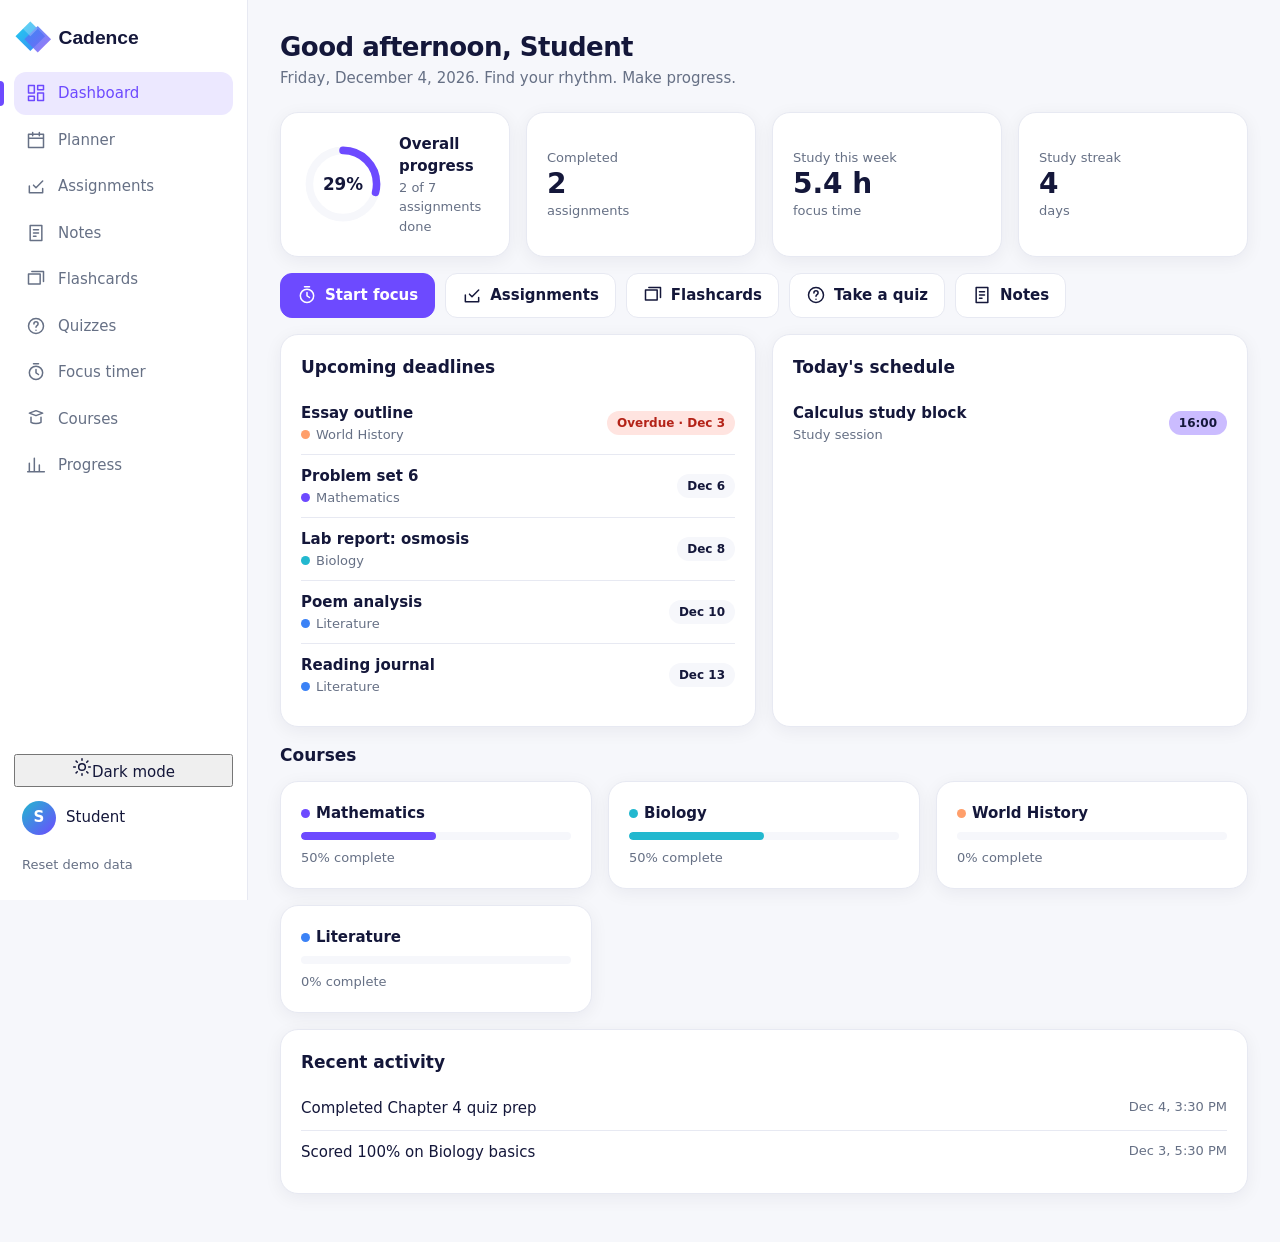
<file: index.html>
<!doctype html>
<html lang="en">
<head>
<meta charset="utf-8"><meta name="viewport" content="width=device-width,initial-scale=1">
<title>Cadence</title>
<link rel="icon" href="favicon.svg" type="image/svg+xml">
<script>
  (() => {
    let theme;
    try { theme = localStorage.getItem('cadence-theme'); } catch {}
    if (theme !== 'light' && theme !== 'dark') theme = matchMedia('(prefers-color-scheme: dark)').matches ? 'dark' : 'light';
    document.documentElement.dataset.theme = theme;
    document.documentElement.style.colorScheme = theme;
  })();
</script>
<link rel="stylesheet" href="style.css?v=20261121-responsive-layout">
</head>
<body>
<a class="skip" href="#view">Skip to content</a>
<aside class="side" id="side">
  <div class="logo"><img class="wm" src="cadence-logo.svg" alt="Cadence"><img class="wm dark-wm" src="cadence-logo-dark.svg" alt="Cadence"><img class="sy" src="favicon.svg" alt="Cadence"></div>
  <nav id="nav" aria-label="Main"></nav>
  <div class="foot">
    <button id="theme-toggle" class="theme-toggle" type="button" aria-label="Switch to dark mode" aria-pressed="false"><svg class="ic" viewBox="0 0 24 24" aria-hidden="true"><circle cx="12" cy="12" r="4"/><path d="M12 2v2m0 16v2M4.93 4.93l1.42 1.42m11.3 11.3 1.42 1.42M2 12h2m16 0h2M4.93 19.07l1.42-1.42m11.3-11.3 1.42-1.42"/></svg><span id="theme-label">Dark mode</span></button>
    <button class="me" data-act="name" aria-label="Edit your name"><span class="av" id="av"></span><span id="who"></span></button>
    <button class="lnk" data-act="reset">Reset demo data</button>
  </div>
</aside>
<div class="scrim" data-act="nav"></div>
<main>
  <button id="burger" class="btn ico" data-act="nav" aria-label="Open menu"><svg class="ic" viewBox="0 0 24 24"><path d="M3 6h18M3 12h18M3 18h18"/></svg></button>
  <div id="view" tabindex="-1"></div>
</main>
<div class="overlay" id="modal" role="dialog" aria-modal="true" aria-label="Dialog"><div class="sheet" id="sheet"></div></div>
<div id="toast" role="status" aria-live="polite"></div>
<script src="data.js"></script>
<script src="storage.js"></script>
<script src="app.js"></script>
</body>
</html>
</file>
<file: style.css>
/* Cadence styles. Design tokens first, then layout, components, views, responsive rules. */
:root{--bg:#f6f7fb;--card:#fff;--ink:#14173a;--mut:#667085;--pri:#6d4aff;--cy:#22b8cf;--bl:#3b82f6;--or:#ff9f6b;--lav:#ece8ff;--bd:#e7e9f2;--r:18px;--sh:0 4px 18px rgba(20,23,58,.06);--e:cubic-bezier(.22,.8,.3,1);--side:248px}
[data-theme="dark"]{--bg:#171923;--card:#222532;--ink:#eef0fa;--mut:#a4a9bc;--pri:#a18aff;--cy:#48c8d9;--bl:#78a9ff;--lav:#302b48;--bd:#383c4d;--sh:0 4px 18px rgba(0,0,0,.22)}
[data-theme="dark"] .late,[data-theme="dark"] .p-high{background:#512d36;color:#ffb5b1}
[data-theme="dark"] .p-med{background:#503d29;color:#ffd39c}
[data-theme="dark"] .p-low{background:#1f4147;color:#a4e8ed}
[data-theme="dark"] .st-doing{background:#263a5c;color:#b4ceff}
[data-theme="dark"] .st-done{background:#244635;color:#a8e7bc}
[data-theme="dark"] .ok{background:#244635;border-color:#54a875;color:#c6f3d3}
[data-theme="dark"] .no{background:#512d36;border-color:#ca625a;color:#ffd0cc}
*{box-sizing:border-box;margin:0}
body{font:15px/1.5 Inter,"Segoe UI",system-ui,sans-serif;background:var(--bg);color:var(--ink);-webkit-font-smoothing:antialiased}
h1{font-size:26px;letter-spacing:-.02em}h2{font-size:17px;margin-bottom:12px}
button,input,select,textarea{font:inherit;color:inherit}
:focus-visible{outline:3px solid var(--bl);outline-offset:2px}
.skip{position:absolute;left:-999px}.skip:focus{left:12px;top:12px;background:#fff;padding:8px;z-index:99}
.ic{width:20px;height:20px;fill:none;stroke:currentColor;stroke-width:1.8;stroke-linecap:round;stroke-linejoin:round;flex:none}
.mut,small{color:var(--mut)}small{display:block;font-size:13px}
/* Sidebar */
.side{position:fixed;inset:0 auto 0 0;width:var(--side);background:var(--card);border-right:1px solid var(--bd);padding:20px 14px;display:flex;flex-direction:column;gap:18px;z-index:30;transition:transform .3s var(--e),width .3s var(--e)}
.logo img{height:34px;display:block}.logo .sy,.logo .dark-wm{display:none}[data-theme="dark"] .logo .wm:not(.dark-wm){display:none}[data-theme="dark"] .logo .dark-wm{display:block}
#nav{display:flex;flex-direction:column;gap:4px}
#nav a{position:relative;display:flex;align-items:center;gap:12px;padding:10px 12px;border-radius:12px;color:var(--mut);text-decoration:none;font-weight:500;transition:background .2s,color .2s,transform .2s}
#nav a::before{content:"";position:absolute;left:-14px;top:20%;height:60%;width:4px;border-radius:0 4px 4px 0;background:var(--pri);transform:scaleY(0);transition:transform .3s var(--e)}
#nav a:hover{background:var(--bg);color:var(--ink);transform:translateX(2px)}
#nav a[aria-current=page]{background:var(--lav);color:var(--pri)}#nav a[aria-current=page]::before{transform:scaleY(1)}
.foot{margin-top:auto;display:grid;gap:6px}
.me{display:flex;align-items:center;gap:10px;background:none;border:0;padding:8px;border-radius:12px;cursor:pointer;text-align:left;transition:background .2s}.me:hover{background:var(--bg)}
.av{width:34px;height:34px;border-radius:50%;background:linear-gradient(135deg,var(--cy),var(--pri));color:#fff;display:grid;place-items:center;font-weight:700}
.lnk{background:none;border:0;color:var(--mut);cursor:pointer;font-size:13px;padding:6px 8px;text-align:left}.lnk:hover{color:var(--ink)}\n.theme-toggle{display:flex;align-items:center;gap:10px;width:100%;padding:9px 10px;border:1px solid var(--bd);border-radius:12px;background:var(--bg);color:var(--ink);cursor:pointer;text-align:left;font-weight:600}.theme-toggle:hover{border-color:var(--pri);background:var(--lav)}
main{margin-left:var(--side);padding:28px 32px 48px;max-width:none;min-width:0;transition:margin .3s var(--e)}
#view{width:100%;max-width:1800px;min-width:0;margin-inline:auto}
#burger{display:none}.scrim{display:none}
/* Page transition */
.page.enter{animation:in .4s var(--e)}@keyframes in{from{opacity:0;transform:translateY(10px)}}
/* Components */
.card{background:var(--card);border:1px solid var(--bd);border-radius:var(--r);box-shadow:var(--sh);padding:20px;transition:transform .25s var(--e),box-shadow .25s var(--e)}
.card.lift:hover{transform:translateY(-3px);box-shadow:0 10px 28px rgba(20,23,58,.1)}
.hd{display:flex;justify-content:space-between;align-items:flex-start;gap:12px;flex-wrap:wrap;margin-bottom:22px}
.btn{white-space:nowrap;display:inline-flex;align-items:center;justify-content:center;gap:8px;padding:10px 16px;border-radius:12px;border:1px solid var(--bd);background:var(--card);cursor:pointer;font-weight:600;text-decoration:none;color:var(--ink);min-height:42px;transition:transform .15s,background .2s,box-shadow .2s}
.btn:hover{background:var(--bg);transform:translateY(-1px)}.btn:active{transform:scale(.97)}
.btn.pri{background:var(--pri);color:#fff;border-color:var(--pri)}.btn.pri:hover{background:#5b39ea}
.btn.dng{color:#c2410c}.btn.sm{padding:5px 10px;min-height:32px;font-size:13px}.btn.ico{padding:9px}
.grid{display:grid;gap:16px;margin-bottom:16px}.grid>*{min-width:0}.stats{grid-template-columns:repeat(auto-fit,minmax(min(100%,220px),1fr))}.two{grid-template-columns:repeat(auto-fit,minmax(min(100%,360px),1fr))}.cards{grid-template-columns:repeat(auto-fit,minmax(min(100%,280px),1fr))}
.stat{display:flex;align-items:center;gap:14px}.stat span{color:var(--mut);font-size:13px;display:block}.big{font-size:28px;display:block;line-height:1.2}
.ring{width:84px;height:84px;flex:none}.ring circle{fill:none;stroke-width:9;stroke-linecap:round}.rt{stroke:var(--bg)}.rf{stroke-dasharray:251.3;stroke-dashoffset:var(--o);transform:rotate(-90deg);transform-origin:50% 50%;animation:ring 1s var(--e)}
@keyframes ring{from{stroke-dashoffset:251.3}}.ring text{font-weight:700;font-size:20px;fill:var(--ink)}
.bar{height:8px;background:var(--bg);border-radius:8px;overflow:hidden;margin:8px 0}.bar i{display:block;height:100%;border-radius:8px;animation:grow .9s var(--e)}@keyframes grow{from{width:0}}
.quick{display:flex;gap:10px;flex-wrap:wrap;margin-bottom:16px}
.dot{display:inline-block;width:9px;height:9px;border-radius:50%;margin-right:6px}
.item{display:flex;justify-content:space-between;gap:10px;padding:10px 0;border-bottom:1px solid var(--bd)}.item:last-child{border:0}
.item .pill{align-self:center}.empty{color:var(--mut);padding:14px 0}
.pill{display:inline-block;padding:3px 10px;border-radius:99px;font-size:12px;font-weight:600;border:0;background:var(--bg);white-space:nowrap}
button.pill{cursor:pointer}.late{background:#ffe4e0;color:#b42318}.p-high{background:#ffe4e0;color:#b42318}.p-med{background:#fff0e0;color:#a24b00}.p-low{background:#e3f6f9;color:#0b6b78}
.st-todo{background:var(--bg)}.st-doing{background:#e0ebff;color:#1d4ed8}.st-done{background:#dcf6e6;color:#15703a}
/* Lists, forms, modal */
.row-i{display:flex;align-items:center;gap:10px;padding:12px 0;border-bottom:1px solid var(--bd);flex-wrap:wrap}.grow{flex:1;min-width:180px}.done b{text-decoration:line-through;color:var(--mut)}
.chk{width:24px;height:24px;border-radius:8px;border:2px solid var(--bd);background:var(--card);cursor:pointer;flex:none;transition:.2s}.done .chk{background:var(--pri);border-color:var(--pri);box-shadow:inset 0 0 0 4px var(--card)}
.filters{display:flex;gap:10px;flex-wrap:wrap;margin:14px 0}
input,select,textarea{border:1px solid var(--bd);border-radius:12px;padding:10px 12px;background:var(--card);color:var(--ink);width:100%;min-height:42px}.filters>*{flex:1;min-width:140px;width:auto}
label{display:grid;gap:6px;font-weight:600;font-size:14px;margin-bottom:12px}input[type=color]{padding:3px;height:42px}
.row{display:flex;gap:10px;flex-wrap:wrap}.err{color:#b42318;min-height:20px;font-size:14px}
.overlay{position:fixed;inset:0;background:rgba(20,23,58,.45);display:grid;place-items:center;padding:16px;z-index:60;opacity:0;visibility:hidden;transition:opacity .2s,visibility .2s}.overlay.open{opacity:1;visibility:visible}
.sheet{background:var(--card);color:var(--ink);border-radius:22px;padding:24px;width:min(460px,100%);max-height:92vh;overflow:auto;transform:scale(.95) translateY(8px);transition:transform .25s var(--e)}.open .sheet{transform:none}
#toast{position:fixed;left:50%;bottom:24px;transform:translate(-50%,30px);background:var(--ink);color:#fff;padding:12px 18px;border-radius:14px;opacity:0;pointer-events:none;transition:.3s var(--e);z-index:80;max-width:90vw}
#toast.show{opacity:1;transform:translate(-50%,0)}#toast.bad{background:#b42318}
/* Planner */
.cal{display:grid;grid-template-columns:repeat(7,1fr);gap:6px}.dow{font-size:12px;font-weight:600;color:var(--mut);text-align:center}
.day{min-height:92px;background:var(--bg);border-radius:12px;padding:6px;display:flex;flex-direction:column;gap:3px;min-width:0}.day.now{background:var(--lav);outline:2px solid var(--pri)}
.dn{background:none;border:0;cursor:pointer;font-weight:600;align-self:flex-start;padding:2px 6px;border-radius:8px}.dn:hover{background:var(--card)}
.chip{border:0;border-radius:7px;padding:2px 6px;font-size:11px;color:#14173a;text-align:left;cursor:pointer;overflow:hidden;white-space:nowrap;text-overflow:ellipsis;width:100%;transition:transform .15s}.chip:hover{transform:scale(1.03)}
.legend{display:flex;gap:14px;font-size:13px;color:var(--mut);margin-top:12px;flex-wrap:wrap}
/* Notes */
.split{display:grid;grid-template-columns:minmax(240px,300px) minmax(0,1fr);gap:16px}.nl button{display:block;width:100%;text-align:left;background:none;border:0;border-radius:12px;padding:10px;cursor:pointer;transition:background .2s}.nl button:hover,.nl .on{background:var(--lav)}
#ntitle{font-size:22px;font-weight:700;border:0;padding:6px 0}#nbody{border:0;min-height:340px;resize:vertical;line-height:1.7;padding:6px 0}
/* Flashcards */
.fc{perspective:900px;display:block;width:100%;height:240px;background:none;border:0;cursor:pointer;padding:0;margin:14px 0}
.fi{position:relative;display:block;width:100%;height:100%;transform-style:preserve-3d;transition:transform .6s var(--e)}.flip .fi{transform:rotateY(180deg)}
.face{position:absolute;inset:0;display:grid;place-items:center;padding:24px;border-radius:var(--r);backface-visibility:hidden;font-size:22px;font-weight:600;text-align:center;background:var(--card);border:1px solid var(--bd);box-shadow:var(--sh)}
.back{transform:rotateY(180deg);background:linear-gradient(135deg,var(--pri),var(--bl));color:#fff}
.tabs{display:flex;gap:8px;flex-wrap:wrap}.tabs .on{background:var(--lav);color:var(--pri);border-color:var(--pri)}
/* Quiz */
.opt{display:flex;gap:10px;align-items:center;font-weight:500;padding:12px 14px;border:1px solid var(--bd);border-radius:12px;cursor:pointer;margin-bottom:8px;transition:.2s}.opt:hover{background:var(--bg)}.opt:has(input:checked){border-color:var(--pri);background:var(--lav)}.opt input{width:auto;min-height:0}
.ok{background:#dcf6e6;border-color:#15703a}.no{background:#ffe4e0;border-color:#b42318}
/* Timer */
.tm{position:relative;width:min(280px,80vw);margin:10px auto}.tm svg{width:100%;display:block}.tm circle{fill:none;stroke-width:10;stroke-linecap:round}.tm .rf{stroke-dasharray:565.5;stroke-dashoffset:var(--o);animation:none;transition:stroke-dashoffset 1s linear;stroke:var(--pri)}
#tm{position:absolute;inset:0;display:grid;place-items:center;font-size:52px;font-weight:700;font-variant-numeric:tabular-nums}
.center{text-align:center}
/* Progress */
.cols{display:flex;align-items:flex-end;gap:10px;height:170px}.col{flex:1;display:flex;flex-direction:column;justify-content:flex-end;align-items:center;height:100%;gap:6px;font-size:12px;color:var(--mut)}
.col i{display:block;width:100%;max-width:38px;border-radius:8px 8px 4px 4px;background:linear-gradient(var(--pri),var(--cy));transform-origin:bottom;animation:gy .8s var(--e)}@keyframes gy{from{transform:scaleY(0)}}
.donut{width:140px;height:140px;border-radius:50%;flex:none;-webkit-mask:radial-gradient(circle 44px,transparent 98%,#000);mask:radial-gradient(circle 44px,transparent 98%,#000)}
/* Responsive */
@media(max-width:1000px){:root{--side:76px}.side{padding:20px 10px;align-items:center}.logo .wm{display:none}.logo .sy{display:block}#nav a span,.me #who,.lnk,.theme-toggle span{display:none}#nav a{padding:12px}.theme-toggle{justify-content:center;padding:10px 0}#nav a::before{left:-10px}main{padding:24px 20px 40px}}
@media(max-width:700px){main{margin:0;padding:68px 14px 32px}.side{width:250px;align-items:stretch;transform:translateX(-100%)}.logo .wm{display:block}.logo .sy{display:none}#nav a span,.me #who,.lnk{display:inline}body.nav .side{transform:none;box-shadow:0 0 40px rgba(0,0,0,.2)}
#burger{display:inline-flex;position:fixed;top:12px;left:12px;z-index:25}body.nav .scrim{display:block;position:fixed;inset:0;background:rgba(20,23,58,.4);z-index:29}
h1{font-size:22px}.split{grid-template-columns:1fr}.cal{gap:3px}.day{min-height:64px;padding:3px}.chip{font-size:9px;padding:1px 3px}.face{font-size:18px}.row-i .btn{flex:1}.row .btn{flex:1}.cols{gap:5px}}
@media(prefers-reduced-motion:reduce){*,*::before,*::after{animation:none!important;transition:none!important}}
</file>
